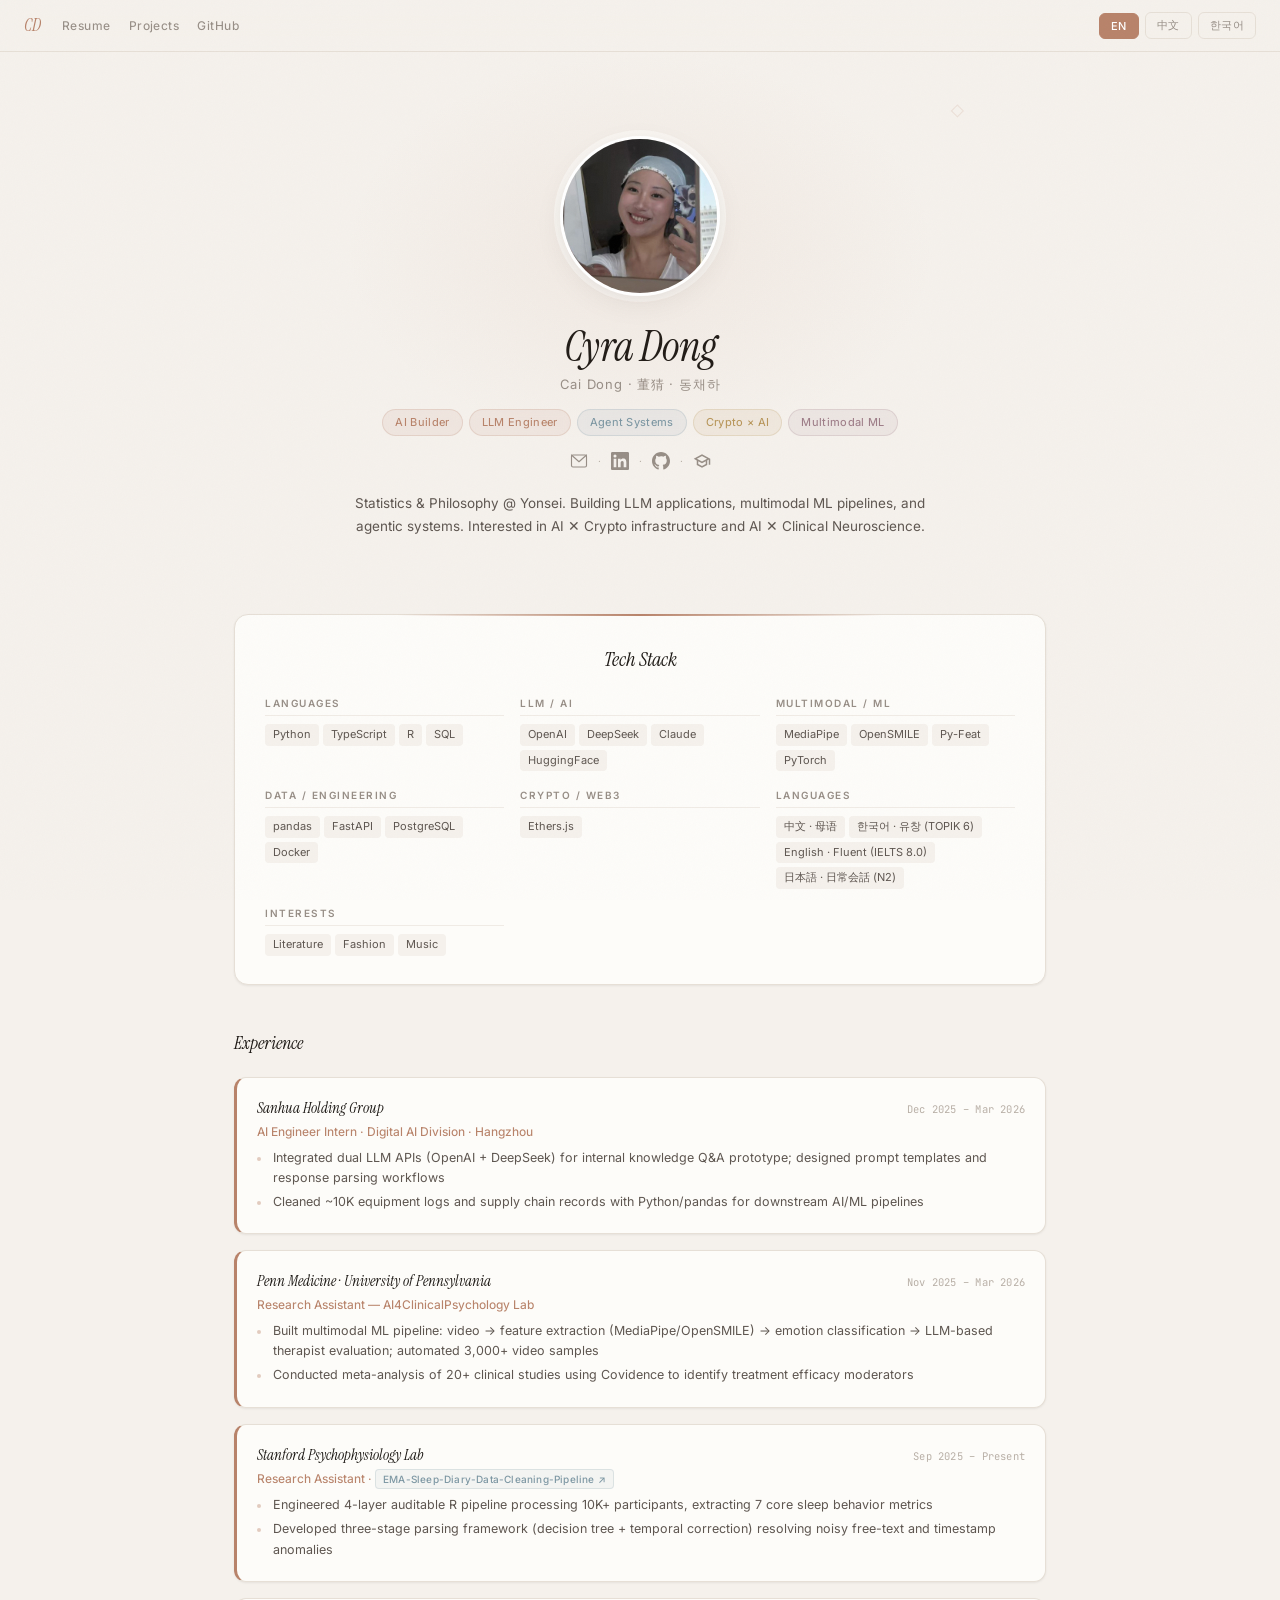
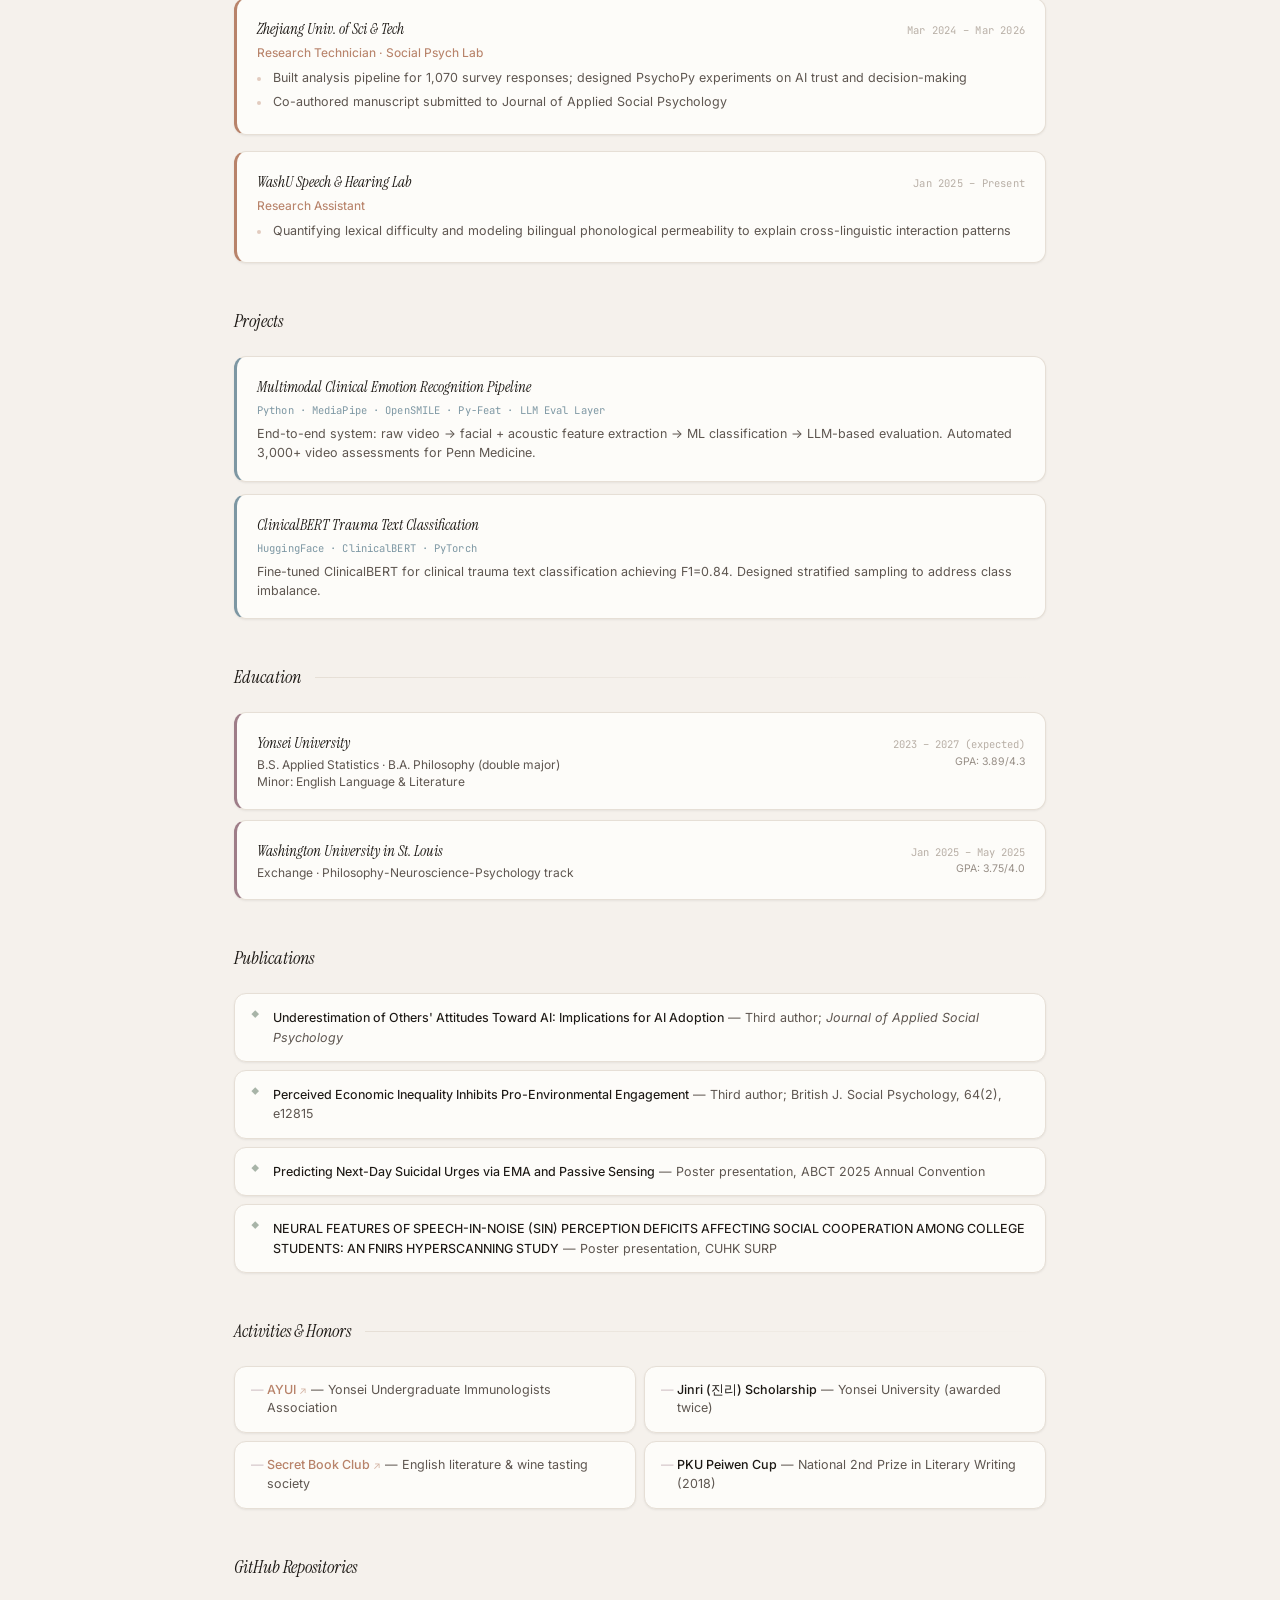
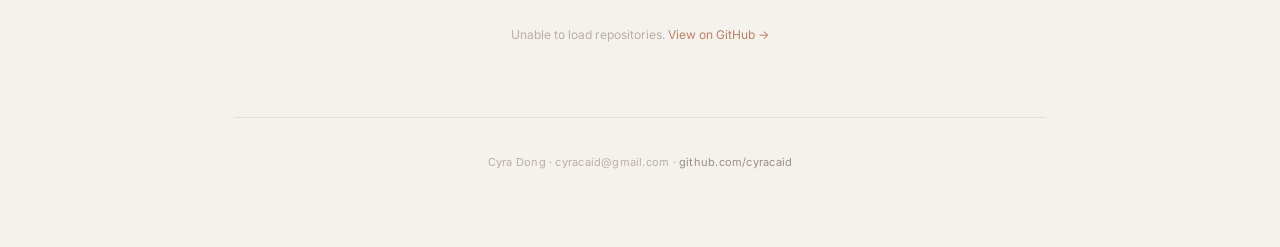
<file: index.html>
<!DOCTYPE html>
<html lang="en">
<head>
<meta charset="UTF-8">
<meta name="viewport" content="width=device-width, initial-scale=1.0">
<title>Cyra Dong · Cai Dong · 동채하</title>
<link rel="preconnect" href="https://fonts.googleapis.com">
<link rel="preconnect" href="https://fonts.gstatic.com" crossorigin>
<link href="https://fonts.googleapis.com/css2?family=Instrument+Serif:ital@0;1&family=Inter:wght@350;400;450;500;600&family=JetBrains+Mono:wght@400;500&display=swap" rel="stylesheet">
<style>
  *, *::before, *::after { box-sizing: border-box; margin: 0; padding: 0; }

  :root {
    --bg: #f5f1ec;
    --surface: #fdfcf9;
    --surface-float: #ffffff;
    --border: #e6dfd6;
    --border-light: #f0ebe5;
    --text: #1c1814;
    --text-secondary: #5e5650;
    --text-muted: #978e86;
    --text-dim: #b8afa6;
    --accent: #b8836a;
    --accent-hover: #ca9479;
    --accent-deep: #a06d55;
    --accent-cool: #7d97a3;
    --accent-mauve: #9e7d88;
    --accent-green: #708573;
    --accent-gold: #b8965a;
    --glow: rgba(184, 131, 106, 0.08);
    --glow-strong: rgba(184, 131, 106, 0.18);
    --shadow-sm: 0 1px 3px rgba(28,24,20,0.04), 0 1px 2px rgba(28,24,20,0.03);
    --shadow-md: 0 4px 12px rgba(28,24,20,0.05), 0 2px 4px rgba(28,24,20,0.03);
    --shadow-lg: 0 8px 30px rgba(28,24,20,0.06), 0 3px 8px rgba(28,24,20,0.03);
    --font-body: 'Inter', -apple-system, BlinkMacSystemFont, 'SF Pro Text', 'Helvetica Neue', sans-serif;
    --font-display: 'Instrument Serif', Georgia, 'Times New Roman', serif;
    --font-mono: 'JetBrains Mono', 'SF Mono', 'Fira Code', monospace;
  }

  html { scroll-behavior: smooth; }
  body {
    font-family: var(--font-body);
    background: var(--bg);
    color: var(--text);
    -webkit-font-smoothing: antialiased;
    -moz-osx-font-smoothing: grayscale;
    line-height: 1.6;
  }
  a { color: var(--accent); text-decoration: none; transition: color 0.2s; }
  a:hover { color: var(--accent-hover); text-decoration: underline; }
  ::selection { background: var(--accent); color: white; }

  /* noise texture overlay from reference aesthetic */
  body::before {
    content: '';
    position: fixed;
    inset: 0;
    pointer-events: none;
    z-index: 9999;
    opacity: 0.025;
    background-image: url("data:image/svg+xml,%3Csvg viewBox='0 0 256 256' xmlns='http://www.w3.org/2000/svg'%3E%3Cfilter id='noise'%3E%3CfeTurbulence type='fractalNoise' baseFrequency='0.9' numOctaves='4' stitchTiles='stitch'/%3E%3C/filter%3E%3Crect width='100%25' height='100%25' filter='url(%23noise)' opacity='1'/%3E%3C/svg%3E");
    background-repeat: repeat;
    background-size: 256px 256px;
  }

  .top-nav {
    position: fixed; top: 0; left: 0; right: 0; z-index: 100;
    background: rgba(245, 241, 236, 0.82);
    backdrop-filter: blur(16px) saturate(1.3);
    -webkit-backdrop-filter: blur(16px) saturate(1.3);
    border-bottom: 0.5px solid var(--border);
    padding: 0 24px;
    display: flex;
    align-items: center;
    justify-content: space-between;
    height: 52px;
  }
  .nav-left { display: flex; align-items: center; gap: 20px; }
  .nav-logo {
    font-family: var(--font-display);
    font-size: 17px;
    font-style: italic;
    color: var(--accent);
    letter-spacing: 0.02em;
  }
  .nav-links { display: flex; gap: 18px; }
  .nav-links a {
    font-size: 12px;
    font-weight: 450;
    color: var(--text-muted);
    letter-spacing: 0.04em;
    transition: color 0.2s;
    position: relative;
  }
  .nav-links a::after {
    content: '';
    position: absolute;
    bottom: -4px; left: 0;
    width: 0; height: 1.5px;
    background: var(--accent);
    transition: width 0.25s ease;
  }
  .nav-links a:hover { color: var(--text); text-decoration: none; }
  .nav-links a:hover::after { width: 100%; }
  .nav-right { display: flex; align-items: center; gap: 6px; }
  .lang-btn {
    font-size: 11px;
    font-weight: 500;
    padding: 5px 11px;
    border-radius: 6px;
    border: 0.5px solid var(--border);
    background: transparent;
    color: var(--text-muted);
    cursor: pointer;
    transition: all 0.2s;
    font-family: var(--font-body);
    letter-spacing: 0.04em;
  }
  .lang-btn.active {
    background: var(--accent);
    color: white;
    border-color: var(--accent);
    font-weight: 500;
  }
  .lang-btn:not(.active):hover {
    border-color: var(--accent);
    color: var(--text);
    background: var(--glow);
  }

  .page-wrap {
    max-width: 860px;
    margin: 0 auto;
    padding: 80px 24px 60px;
  }

  /* Hero */
  .hero {
    text-align: center;
    padding: 56px 0 40px;
    position: relative;
  }
  .hero::before {
    content: '';
    position: absolute;
    top: -30px; left: 50%;
    transform: translateX(-50%);
    width: 600px; height: 400px;
    background: radial-gradient(ellipse, var(--glow) 0%, transparent 70%);
    pointer-events: none;
  }
  .hero::after {
    content: '◇';
    position: absolute;
    top: 20px; right: 10%;
    font-size: 14px;
    color: var(--accent);
    opacity: 0.15;
    pointer-events: none;
  }
  .hero-avatar {
    width: 160px; height: 160px;
    border-radius: 50%;
    object-fit: cover;
    object-position: center 30%;
    margin-bottom: 20px;
    border: 3px solid var(--surface-float);
    box-shadow: var(--shadow-lg), 0 0 0 6px rgba(253,252,249,0.6);
    transition: transform 0.3s ease, box-shadow 0.3s ease;
    position: relative;
  }
  .hero-avatar:hover {
    transform: scale(1.03);
    box-shadow: var(--shadow-lg), 0 0 0 6px rgba(253,252,249,0.6), 0 0 40px var(--glow-strong);
  }
  .hero-name {
    font-family: var(--font-display);
    font-size: 42px;
    font-weight: 400;
    font-style: italic;
    color: var(--text);
    margin-bottom: 4px;
    line-height: 1.1;
    letter-spacing: -0.01em;
  }
  .hero-alt {
    font-size: 13px;
    color: var(--text-muted);
    font-weight: 400;
    letter-spacing: 0.06em;
    margin-bottom: 14px;
  }
  .hero-tags {
    display: flex;
    flex-wrap: wrap;
    justify-content: center;
    gap: 6px;
    margin-bottom: 16px;
  }
  .tag {
    font-size: 11px;
    font-weight: 450;
    padding: 4px 12px;
    border-radius: 100px;
    letter-spacing: 0.03em;
    border: 0.5px solid transparent;
    backdrop-filter: blur(4px);
  }
  .tag-accent { background: rgba(184, 131, 106, 0.1); color: var(--accent); border-color: rgba(184, 131, 106, 0.2); }
  .tag-cool  { background: rgba(125, 151, 163, 0.1); color: var(--accent-cool); border-color: rgba(125, 151, 163, 0.2); }
  .tag-mauve { background: rgba(158, 125, 136, 0.1); color: var(--accent-mauve); border-color: rgba(158, 125, 136, 0.2); }
  .tag-green { background: rgba(112, 133, 115, 0.1); color: var(--accent-green); border-color: rgba(112, 133, 115, 0.2); }
  .tag-gold  { background: rgba(184, 150, 90, 0.1); color: var(--accent-gold); border-color: rgba(184, 150, 90, 0.2); }
  .hero-links {
    display: flex;
    justify-content: center;
    align-items: center;
    gap: 10px;
    font-size: 12px;
    color: var(--text-muted);
    flex-wrap: wrap;
  }
  .hero-links a { color: var(--text-muted); display: inline-flex; align-items: center; }
  .hero-links a:hover { color: var(--accent); }
  .hero-links a svg { transition: transform 0.2s; }
  .hero-links a:hover svg { transform: scale(1.2); }
  .hero-links .sep { color: var(--text-dim); font-size: 10px; }
  .hero-summary {
    max-width: 620px;
    margin: 22px auto 0;
    font-size: 13.5px;
    line-height: 1.7;
    color: var(--text-secondary);
  }

  /* Tech Stack */
  .tech-stack {
    margin: 36px 0;
    padding: 28px 30px;
    background: var(--surface);
    border: 0.5px solid var(--border);
    border-radius: 14px;
    position: relative;
    box-shadow: var(--shadow-sm);
  }
  .tech-stack::before {
    content: '';
    position: absolute;
    top: -1px; left: 20%; right: 20%;
    height: 2px;
    background: linear-gradient(90deg, transparent, var(--accent), transparent);
    border-radius: 2px;
  }
  .tech-header {
    font-family: var(--font-display);
    font-size: 20px;
    font-style: italic;
    color: var(--text);
    margin-bottom: 20px;
    text-align: center;
  }
  .tech-grid {
    display: grid;
    grid-template-columns: repeat(auto-fit, minmax(180px, 1fr));
    gap: 16px;
  }
  .tech-cat-title {
    font-size: 10px;
    font-weight: 600;
    letter-spacing: 0.15em;
    text-transform: uppercase;
    color: var(--text-muted);
    margin-bottom: 8px;
    padding-bottom: 4px;
    border-bottom: 0.5px solid var(--border-light);
  }
  .tech-items {
    display: flex;
    flex-wrap: wrap;
    gap: 4px;
  }
  .tech-item {
    font-size: 11px;
    color: var(--text-secondary);
    padding: 2px 8px;
    background: var(--bg);
    border-radius: 4px;
    line-height: 1.6;
  }

  /* Section */
  .section { margin: 44px 0; }
  .section-header {
    display: flex;
    align-items: center;
    gap: 14px;
    margin-bottom: 20px;
  }
  .section-title {
    font-family: var(--font-display);
    font-size: 18px;
    font-style: italic;
    color: var(--text);
    white-space: nowrap;
  }
  .section-rule {
    flex: 1;
    height: 0.5px;
    background: linear-gradient(90deg, var(--border) 0%, transparent 100%);
  }

  /* Entries */
  .entry {
    margin-bottom: 16px;
    padding: 18px 20px;
    background: var(--surface);
    border: 0.5px solid var(--border);
    border-radius: 12px;
    border-left: 3px solid var(--accent);
    box-shadow: var(--shadow-sm);
    transition: box-shadow 0.2s, border-color 0.2s;
  }
  .entry:hover { box-shadow: var(--shadow-md); border-color: var(--accent); }
  .entry-header {
    display: flex;
    justify-content: space-between;
    align-items: baseline;
    flex-wrap: wrap;
    gap: 4px;
  }
  .entry-org {
    font-family: var(--font-display);
    font-size: 15px;
    font-style: italic;
    color: var(--text);
  }
  .entry-date {
    font-size: 10.5px;
    color: var(--text-dim);
    font-family: var(--font-mono);
    white-space: nowrap;
    letter-spacing: 0.02em;
  }
  .entry-role {
    font-size: 12px;
    color: var(--accent);
    font-weight: 450;
    margin: 2px 0 6px;
  }
  .repo-badge {
    display: inline-block;
    font-size: 10px;
    font-weight: 500;
    color: var(--accent-cool);
    background: rgba(125, 151, 163, 0.08);
    border: 0.5px solid rgba(125, 151, 163, 0.2);
    border-radius: 4px;
    padding: 1px 7px;
    letter-spacing: 0.02em;
    text-decoration: none;
    transition: all 0.2s;
    vertical-align: middle;
  }
  .repo-badge:hover { background: rgba(125, 151, 163, 0.15); color: var(--accent-cool); text-decoration: none; }
  .entry-bullets { padding-left: 16px; }
  .entry-bullets li {
    font-size: 12.5px;
    color: var(--text-secondary);
    line-height: 1.65;
    margin-bottom: 3px;
    list-style: none;
    position: relative;
  }
  .entry-bullets li::before {
    content: '';
    position: absolute;
    left: -16px;
    top: 9px;
    width: 4px; height: 4px;
    border-radius: 50%;
    background: var(--accent);
    opacity: 0.4;
  }

  /* Projects */
  .project-card {
    background: var(--surface);
    border: 0.5px solid var(--border);
    border-radius: 12px;
    padding: 18px 20px;
    margin-bottom: 12px;
    border-left: 3px solid var(--accent-cool);
    box-shadow: var(--shadow-sm);
    transition: box-shadow 0.2s;
  }
  .project-card:hover { box-shadow: var(--shadow-md); }
  .project-name {
    font-family: var(--font-display);
    font-size: 15px;
    font-style: italic;
    color: var(--text);
  }
  .project-stack {
    font-size: 10.5px;
    color: var(--accent-cool);
    font-family: var(--font-mono);
    margin: 3px 0 5px;
    letter-spacing: 0.01em;
  }
  .project-desc {
    font-size: 12.5px;
    color: var(--text-secondary);
    line-height: 1.55;
  }

  /* Education */
  .edu-card {
    background: var(--surface);
    border: 0.5px solid var(--border);
    border-radius: 12px;
    padding: 18px 20px;
    margin-bottom: 10px;
    border-left: 3px solid var(--accent-mauve);
    box-shadow: var(--shadow-sm);
    transition: box-shadow 0.2s;
  }
  .edu-card:hover { box-shadow: var(--shadow-md); }
  .edu-row {
    display: flex;
    justify-content: space-between;
    align-items: baseline;
    flex-wrap: wrap;
    gap: 4px;
  }
  .edu-school {
    font-family: var(--font-display);
    font-size: 15px;
    font-style: italic;
    color: var(--text);
  }
  .edu-degree {
    font-size: 12px;
    color: var(--text-secondary);
    margin-top: 2px;
    line-height: 1.4;
  }
  .edu-date {
    font-size: 10.5px;
    color: var(--text-dim);
    font-family: var(--font-mono);
    white-space: nowrap;
  }
  .edu-gpa {
    font-size: 10.5px;
    color: var(--text-muted);
    margin-top: 1px;
  }

  /* Publications */
  .pub-item {
    font-size: 12.5px;
    color: var(--text-secondary);
    line-height: 1.55;
    margin-bottom: 8px;
    padding: 14px 18px;
    padding-left: 38px;
    background: var(--surface);
    border: 0.5px solid var(--border);
    border-radius: 12px;
    position: relative;
    box-shadow: var(--shadow-sm);
    transition: box-shadow 0.2s;
  }
  .pub-item:hover { box-shadow: var(--shadow-md); }
  .pub-item::before {
    content: '◆';
    position: absolute;
    left: 16px;
    top: 14px;
    color: var(--accent-green);
    font-size: 8px;
    opacity: 0.6;
  }
  .pub-title { color: var(--text); font-weight: 450; }
.pub-link { text-decoration: none; color: inherit; }
.pub-link:hover .pub-title { color: var(--accent); text-decoration: underline; }

  /* Honors */
  .honors-grid {
    display: grid;
    grid-template-columns: 1fr 1fr;
    gap: 8px;
  }
  .honor-item {
    font-size: 12.5px;
    color: var(--text-secondary);
    line-height: 1.5;
    padding: 14px 16px;
    padding-left: 32px;
    background: var(--surface);
    border: 0.5px solid var(--border);
    border-radius: 12px;
    position: relative;
    box-shadow: var(--shadow-sm);
    transition: box-shadow 0.2s;
  }
  .honor-item:hover { box-shadow: var(--shadow-md); }
  .honor-item::before {
    content: '—';
    position: absolute;
    left: 16px;
    top: 14px;
    color: var(--accent-mauve);
    opacity: 0.5;
  }
  .honor-item strong { color: var(--text); font-weight: 500; }
  .honor-item a strong { color: var(--accent); }
  .honor-item a:hover strong { color: var(--accent-hover); }
  .honor-item a::after {
    content: ' ↗';
    font-size: 10px;
    opacity: 0.6;
  }

  /* GitHub Repos */
  .repo-grid {
    display: grid;
    grid-template-columns: 1fr 1fr;
    gap: 12px;
  }
  .repo-card {
    background: var(--surface);
    border: 0.5px solid var(--border);
    border-radius: 12px;
    padding: 18px;
    box-shadow: var(--shadow-sm);
    transition: all 0.25s ease;
    position: relative;
    overflow: hidden;
  }
  .repo-card::before {
    content: '';
    position: absolute;
    top: 0; left: 0;
    width: 100%; height: 2px;
    background: linear-gradient(90deg, var(--accent), var(--accent-cool));
    opacity: 0;
    transition: opacity 0.25s;
  }
  .repo-card:hover {
    box-shadow: var(--shadow-md);
    transform: translateY(-2px);
  }
  .repo-card:hover::before { opacity: 1; }
  .repo-name { font-size: 13px; font-weight: 500; margin-bottom: 5px; }
  .repo-name a {
    color: var(--accent);
    font-family: var(--font-display);
    font-style: italic;
  }
  .repo-name a:hover { color: var(--accent-hover); }
  .repo-desc {
    font-size: 11.5px;
    color: var(--text-secondary);
    line-height: 1.45;
    margin-bottom: 8px;
    display: -webkit-box;
    -webkit-line-clamp: 2;
    -webkit-box-orient: vertical;
    overflow: hidden;
  }
  .repo-meta {
    display: flex;
    gap: 12px;
    font-size: 10px;
    color: var(--text-dim);
    font-family: var(--font-mono);
  }
  .repo-meta .lang-dot {
    display: inline-block;
    width: 7px; height: 7px;
    border-radius: 50%;
    margin-right: 3px;
  }
  .repo-loading {
    grid-column: 1 / -1;
    text-align: center;
    padding: 32px;
    color: var(--text-dim);
    font-size: 12px;
  }
  .repo-loading::after {
    content: '';
    display: inline-block;
    width: 14px; height: 14px;
    margin-left: 8px;
    border: 1.5px solid var(--border);
    border-top-color: var(--accent);
    border-radius: 50%;
    animation: spin 0.8s linear infinite;
    vertical-align: middle;
  }
  @keyframes spin { to { transform: rotate(360deg); } }
  .repo-error {
    grid-column: 1 / -1;
    text-align: center;
    padding: 24px;
    color: var(--text-dim);
    font-size: 12px;
  }

  .lang-content { display: none; }
  .lang-content.active { display: block; }

  .footer {
    text-align: center;
    padding: 36px 0 16px;
    border-top: 0.5px solid var(--border);
    margin-top: 48px;
  }
  .footer-text {
    font-size: 11px;
    color: var(--text-dim);
    letter-spacing: 0.02em;
  }
  .footer-text a { color: var(--text-muted); }
  .footer-text a:hover { color: var(--accent); }

  @media (max-width: 640px) {
    .page-wrap { padding: 72px 16px 40px; }
    .hero-name { font-size: 32px; }
    .hero { padding: 40px 0 32px; }
    .hero-avatar { width: 130px; height: 130px; }
    .hero::before { width: 300px; height: 250px; }
    .tech-stack { padding: 20px 18px; }
    .tech-grid { grid-template-columns: 1fr 1fr; }
    .repo-grid { grid-template-columns: 1fr; }
    .honors-grid { grid-template-columns: 1fr; }
    .entry-header { flex-direction: column; align-items: flex-start; }
    .top-nav { padding: 0 16px; height: 48px; }
    .nav-links { gap: 12px; }
    .nav-links a { font-size: 11px; }
    .section { margin: 32px 0; }
    .entry, .project-card, .edu-card, .pub-item { padding: 14px 16px; }
  }
</style>
</head>
<body>

<nav class="top-nav">
  <div class="nav-left">
    <span class="nav-logo">CD</span>
    <div class="nav-links">
      <a href="#resume">Resume</a>
      <a href="javascript:void(0)" onclick="scrollToSection('projects')">Projects</a>
      <a href="#repos">GitHub</a>
    </div>
  </div>
  <div class="nav-right">
    <button class="lang-btn active" onclick="switchLang('en')" id="lang-en">EN</button>
    <button class="lang-btn" onclick="switchLang('cn')" id="lang-cn">中文</button>
    <button class="lang-btn" onclick="switchLang('ko')" id="lang-ko">한국어</button>
  </div>
</nav>

<div class="page-wrap">

  <div class="hero">
    <img class="hero-avatar" src="assets/smilepic_cropped.jpg" alt="Cyra Dong" loading="lazy">
    <div class="hero-name">Cyra Dong</div>
    <div class="hero-alt">Cai Dong · 董猜 · 동채하</div>
    <div class="hero-tags">
      <span class="tag tag-accent">AI Builder</span>
      <span class="tag tag-accent">LLM Engineer</span>
      <span class="tag tag-cool">Agent Systems</span>
      <span class="tag tag-gold">Crypto × AI</span>
      <span class="tag tag-mauve">Multimodal ML</span>
    </div>
    <div class="hero-links">
      <a href="mailto:cyracaid@gmail.com" aria-label="Email"><svg viewBox="0 0 24 24" width="18" height="18" fill="none" stroke="currentColor" stroke-width="1.5" stroke-linecap="round" stroke-linejoin="round"><rect x="2" y="4" width="20" height="16" rx="2"/><path d="M22 4L12 13 2 4"/></svg></a>
      <span class="sep">·</span>
      <a href="https://linkedin.com/in/cyrad" aria-label="LinkedIn"><svg viewBox="0 0 24 24" width="18" height="18" fill="currentColor"><path d="M20.447 20.452h-3.554v-5.569c0-1.328-.027-3.037-1.852-3.037-1.853 0-2.136 1.445-2.136 2.939v5.667H9.351V9h3.414v1.561h.046c.477-.9 1.637-1.85 3.37-1.85 3.601 0 4.267 2.37 4.267 5.455v6.286zM5.337 7.433a2.062 2.062 0 01-2.063-2.065 2.064 2.064 0 112.063 2.065zm1.782 13.019H3.555V9h3.564v11.452zM22.225 0H1.771C.792 0 0 .774 0 1.729v20.542C0 23.227.792 24 1.771 24h20.451C23.2 24 24 23.227 24 22.271V1.729C24 .774 23.2 0 22.222 0h.003z"/></svg></a>
      <span class="sep">·</span>
      <a href="https://github.com/cyracaid" aria-label="GitHub"><svg viewBox="0 0 24 24" width="18" height="18" fill="currentColor"><path d="M12 0C5.374 0 0 5.373 0 12c0 5.302 3.438 9.8 8.207 11.387.599.111.793-.261.793-.577v-2.234c-3.338.726-4.033-1.416-4.033-1.416-.546-1.387-1.333-1.756-1.333-1.756-1.089-.745.083-.729.083-.729 1.205.084 1.839 1.237 1.839 1.237 1.07 1.834 2.807 1.304 3.492.997.107-.775.418-1.305.762-1.604-2.665-.305-5.467-1.334-5.467-5.931 0-1.311.469-2.381 1.236-3.221-.124-.303-.535-1.524.117-3.176 0 0 1.008-.322 3.301 1.23A11.509 11.509 0 0112 5.803c1.02.005 2.047.138 3.006.404 2.291-1.552 3.297-1.23 3.297-1.23.653 1.653.242 2.874.118 3.176.77.84 1.235 1.911 1.235 3.221 0 4.609-2.807 5.624-5.479 5.921.43.372.823 1.102.823 2.222v3.293c0 .319.192.694.801.576C20.566 21.797 24 17.3 24 12c0-6.627-5.373-12-12-12z"/></svg></a>
      <span class="sep">·</span>
      <a href="https://scholar.google.com/citations?user=k2axAvQAAAAJ&amp;hl=en" aria-label="Google Scholar"><svg viewBox="0 0 24 24" width="18" height="18" fill="currentColor"><path d="M12 3L1 9l4 2.18v6L12 21l7-3.82v-6l2-1.09V17h2V9L12 3zm6.82 6L12 12.72 5.18 9 12 5.28 18.82 9zM17 15.99l-5 2.73-5-2.73v-3.72L12 15l5-2.73v3.72z"/></svg></a>
    </div>
    <div class="hero-summary lang-content active" data-lang="en">
      Statistics &amp; Philosophy @ Yonsei. Building LLM applications, multimodal ML pipelines, and agentic systems. Interested in AI &#x2715; Crypto infrastructure and AI &#x2715; Clinical Neuroscience.
    </div>
    <div class="hero-summary lang-content" data-lang="cn">
      延世大学统计与哲学双学位。专注于 LLM 应用、多模态机器学习与自动化系统构建。关注 AI &#x2715; 加密基础设施及 AI &#x2715; 临床神经科学。
    </div>
    <div class="hero-summary lang-content" data-lang="ko">
      연세대학교 통계학&#xb7;철학 복수전공. LLM 애플리케이션, 멀티모달 ML 파이프라인, 에이전트 시스템을 구축하고 있습니다. AI &#x2715; 암호화폐 인프라 및 AI &#x2715; 임상 신경과학에 관심이 있습니다.
    </div>
  </div>

  <div class="tech-stack">
    <div class="tech-header">Tech Stack</div>
    <div class="tech-grid">
      <div class="tech-cat"><div class="tech-cat-title">Languages</div><div class="tech-items"><span class="tech-item">Python</span><span class="tech-item">TypeScript</span><span class="tech-item">R</span><span class="tech-item">SQL</span></div></div>
      <div class="tech-cat"><div class="tech-cat-title">LLM / AI</div><div class="tech-items"><span class="tech-item">OpenAI</span><span class="tech-item">DeepSeek</span><span class="tech-item">Claude</span><span class="tech-item">HuggingFace</span></div></div>
      <div class="tech-cat"><div class="tech-cat-title">Multimodal / ML</div><div class="tech-items"><span class="tech-item">MediaPipe</span><span class="tech-item">OpenSMILE</span><span class="tech-item">Py-Feat</span><span class="tech-item">PyTorch</span></div></div>
      <div class="tech-cat"><div class="tech-cat-title">Data / Engineering</div><div class="tech-items"><span class="tech-item">pandas</span><span class="tech-item">FastAPI</span><span class="tech-item">PostgreSQL</span><span class="tech-item">Docker</span></div></div>
      <div class="tech-cat"><div class="tech-cat-title">Crypto / Web3</div><div class="tech-items"><span class="tech-item">Ethers.js</span></div></div>
      <div class="tech-cat"><div class="tech-cat-title">Languages</div><div class="tech-items"><span class="tech-item">&#x4e2d;&#x6587; &middot; &#x6bcd;&#x8bed;</span><span class="tech-item">&#xd55c;&#xad6d;&#xc5b4; &middot; &#xc720;&#xcc3d; (TOPIK 6)</span><span class="tech-item">English &middot; Fluent (IELTS 8.0)</span><span class="tech-item">&#x65e5;&#x672c;&#x8a9e; &middot; &#x65e5;&#x5e38;&#x4f1a;&#x8a71; (N2)</span></div></div>
      <div class="tech-cat"><div class="tech-cat-title">Interests</div><div class="tech-items"><span class="tech-item">Literature</span><span class="tech-item">Fashion</span><span class="tech-item">Music</span></div></div>
    </div>
  </div>

  <div id="resume">

    <!-- EN -->
    <div class="lang-content active" data-lang="en">
      <div class="section">
        <div class="section-header"><span class="section-title">Experience</span><div class="section-rule"></div></div>
        <div class="entry"><div class="entry-header"><span class="entry-org">Sanhua Holding Group</span><span class="entry-date">Dec 2025 &ndash; Mar 2026</span></div><div class="entry-role">AI Engineer Intern &middot; Digital AI Division &middot; Hangzhou</div><ul class="entry-bullets"><li>Integrated dual LLM APIs (OpenAI + DeepSeek) for internal knowledge Q&amp;A prototype; designed prompt templates and response parsing workflows</li><li>Cleaned ~10K equipment logs and supply chain records with Python/pandas for downstream AI/ML pipelines</li></ul></div>
        <div class="entry"><div class="entry-header"><span class="entry-org">Penn Medicine &middot; University of Pennsylvania</span><span class="entry-date">Nov 2025 &ndash; Mar 2026</span></div><div class="entry-role">Research Assistant &mdash; AI4ClinicalPsychology Lab</div><ul class="entry-bullets"><li>Built multimodal ML pipeline: video &rarr; feature extraction (MediaPipe/OpenSMILE) &rarr; emotion classification &rarr; LLM-based therapist evaluation; automated 3,000+ video samples</li><li>Conducted meta-analysis of 20+ clinical studies using Covidence to identify treatment efficacy moderators</li></ul></div>
        <div class="entry"><div class="entry-header"><span class="entry-org">Stanford Psychophysiology Lab</span><span class="entry-date">Sep 2025 &ndash; Present</span></div><div class="entry-role">Research Assistant · <a href="https://github.com/cyracaid/EMA-Sleep-Diary-Data-Cleaning-Pipeline" target="_blank" class="repo-badge">EMA-Sleep-Diary-Data-Cleaning-Pipeline ↗</a></div><ul class="entry-bullets"><li>Engineered 4-layer auditable R pipeline processing 10K+ participants, extracting 7 core sleep behavior metrics</li><li>Developed three-stage parsing framework (decision tree + temporal correction) resolving noisy free-text and timestamp anomalies</li></ul></div>
        <div class="entry"><div class="entry-header"><span class="entry-org">Zhejiang Univ. of Sci &amp; Tech</span><span class="entry-date">Mar 2024 &ndash; Mar 2026</span></div><div class="entry-role">Research Technician &middot; Social Psych Lab</div><ul class="entry-bullets"><li>Built analysis pipeline for 1,070 survey responses; designed PsychoPy experiments on AI trust and decision-making</li><li>Co-authored manuscript submitted to Journal of Applied Social Psychology</li></ul></div>
        <div class="entry"><div class="entry-header"><span class="entry-org">WashU Speech &amp; Hearing Lab</span><span class="entry-date">Jan 2025 &ndash; Present</span></div><div class="entry-role">Research Assistant</div><ul class="entry-bullets"><li>Quantifying lexical difficulty and modeling bilingual phonological permeability to explain cross-linguistic interaction patterns</li></ul></div>
      </div>

      <div class="section" data-section="projects">
        <div class="section-header"><span class="section-title">Projects</span><div class="section-rule"></div></div>
        <div class="project-card"><div class="project-name">Multimodal Clinical Emotion Recognition Pipeline</div><div class="project-stack">Python &middot; MediaPipe &middot; OpenSMILE &middot; Py-Feat &middot; LLM Eval Layer</div><div class="project-desc">End-to-end system: raw video &rarr; facial + acoustic feature extraction &rarr; ML classification &rarr; LLM-based evaluation. Automated 3,000+ video assessments for Penn Medicine.</div></div>
        <div class="project-card"><div class="project-name">ClinicalBERT Trauma Text Classification</div><div class="project-stack">HuggingFace &middot; ClinicalBERT &middot; PyTorch</div><div class="project-desc">Fine-tuned ClinicalBERT for clinical trauma text classification achieving F1=0.84. Designed stratified sampling to address class imbalance.</div></div>
      </div>

      <div class="section">
        <div class="section-header"><span class="section-title">Education</span><div class="section-rule"></div></div>
        <div class="edu-card"><div class="edu-row"><div><div class="edu-school">Yonsei University</div><div class="edu-degree">B.S. Applied Statistics &middot; B.A. Philosophy (double major)<br>Minor: English Language &amp; Literature</div></div><div style="text-align:right;"><div class="edu-date">2023 &ndash; 2027 (expected)</div><div class="edu-gpa">GPA: 3.89/4.3</div></div></div></div>
        <div class="edu-card"><div class="edu-row"><div><div class="edu-school">Washington University in St. Louis</div><div class="edu-degree">Exchange &middot; Philosophy-Neuroscience-Psychology track</div></div><div style="text-align:right;"><div class="edu-date">Jan 2025 &ndash; May 2025</div><div class="edu-gpa">GPA: 3.75/4.0</div></div></div></div>
      </div>

      <div class="section" id="publications">
        <div class="section-header"><span class="section-title">Publications</span><div class="section-rule"></div></div>
        <div class="pub-item"><a href="assets/jasp70063.pdf" target="_blank" class="pub-link"><span class="pub-title">Underestimation of Others' Attitudes Toward AI: Implications for AI Adoption</span></a> &mdash; Third author; <em>Journal of Applied Social Psychology</em></div>
        <div class="pub-item"><a href="assets/bjso12815.pdf" target="_blank" class="pub-link"><span class="pub-title">Perceived Economic Inequality Inhibits Pro-Environmental Engagement</span></a> &mdash; Third author; British J. Social Psychology, 64(2), e12815</div>
        <div class="pub-item"><a href="assets/ABCT2025_CaiDongSubmission3.pdf" target="_blank" class="pub-link"><span class="pub-title">Predicting Next-Day Suicidal Urges via EMA and Passive Sensing</span></a> &mdash; Poster presentation, ABCT 2025 Annual Convention</div>
        <div class="pub-item"><a href="assets/poster_sin.pdf" target="_blank" class="pub-link"><span class="pub-title">NEURAL FEATURES OF SPEECH-IN-NOISE (SIN) PERCEPTION DEFICITS AFFECTING SOCIAL COOPERATION AMONG COLLEGE STUDENTS: AN FNIRS HYPERSCANNING STUDY</span></a> &mdash; Poster presentation, CUHK SURP</div>
      </div>

      <div class="section">
        <div class="section-header"><span class="section-title">Activities &amp; Honors</span><div class="section-rule"></div></div>
        <div class="honors-grid">
          <div class="honor-item"><a href="https://www.instagram.com/yonsei.ayui/" target="_blank"><strong>AYUI</strong></a> &mdash; Yonsei Undergraduate Immunologists Association</div>
          <div class="honor-item"><strong>Jinri (진리) Scholarship</strong> &mdash; Yonsei University (awarded twice)</div>
          <div class="honor-item"><a href="https://www.instagram.com/the_secretbooksociety/" target="_blank"><strong>Secret Book Club</strong></a> &mdash; English literature &amp; wine tasting society</div>
          <div class="honor-item"><strong>PKU Peiwen Cup</strong> &mdash; National 2nd Prize in Literary Writing (2018)</div>
        </div>
      </div>
    </div>

    <!-- CN -->
    <div class="lang-content" data-lang="cn">
      <div class="section">
        <div class="section-header"><span class="section-title">研究与实践经历</span><div class="section-rule"></div></div>
        <div class="entry"><div class="entry-header"><span class="entry-org">三花控股集团</span><span class="entry-date">2025.12 &ndash; 2026.03</span></div><div class="entry-role">AI 工程实习生 &middot; 数字化AI事业部 &middot; 杭州</div><ul class="entry-bullets"><li>集成 OpenAI + DeepSeek 双 LLM API，设计提示模板与响应解析流程，构建内部知识问答原型系统</li><li>使用 Python/pandas 清洗约 10,000 条设备日志及供应链数据，为下游 AI/ML 管道提供高质量数据集</li></ul></div>
        <div class="entry"><div class="entry-header"><span class="entry-org">宾夕法尼亚大学医学院</span><span class="entry-date">2025.11 &ndash; 2026.03</span></div><div class="entry-role">研究助理 &mdash; AI4ClinicalPsychology Lab</div><ul class="entry-bullets"><li>构建多模态机器学习管道：视频 &rarr; 特征提取（MediaPipe/OpenSMILE）&rarr; 情绪分类 &rarr; 基于 LLM 的治疗质量评估；自动化处理 3,000+ 临床视频样本</li><li>使用 Covidence 对 20+ 临床研究进行元分析，识别治疗效果的关键调节变量</li></ul></div>
        <div class="entry"><div class="entry-header"><span class="entry-org">斯坦福大学心理生理学实验室</span><span class="entry-date">2025.09 &ndash; 至今</span></div><div class="entry-role">研究助理 · <a href="https://github.com/cyracaid/EMA-Sleep-Diary-Data-Cleaning-Pipeline" target="_blank" class="repo-badge">EMA-Sleep-Diary-Data-Cleaning-Pipeline ↗</a></div><ul class="entry-bullets"><li>构建四层可审计 R 语言数据管道，处理 10,000+ 参与者数据，提取 7 项核心睡眠行为指标</li><li>开发三阶段解析框架（决策树 + 时间校正算法），解决自由文本噪声和时间戳异常问题</li></ul></div>
        <div class="entry"><div class="entry-header"><span class="entry-org">浙江科技大学 &middot; 社会心理学实验室</span><span class="entry-date">2024.03 &ndash; 2026.03</span></div><div class="entry-role">研究技术员</div><ul class="entry-bullets"><li>构建 1,070 份问卷的全分析管道；独立设计 PsychoPy 行为实验，研究 AI 信任与决策机制</li><li>合著论文已提交至 Journal of Applied Social Psychology</li></ul></div>
      </div>

      <div class="section" data-section="projects">
        <div class="section-header"><span class="section-title">项目精选</span><div class="section-rule"></div></div>
        <div class="project-card"><div class="project-name">多模态临床情绪识别管道</div><div class="project-stack">Python &middot; MediaPipe &middot; OpenSMILE &middot; Py-Feat &middot; LLM 评估层</div><div class="project-desc">端到端系统：原始视频 &rarr; 面部表情 + 声学特征提取 &rarr; ML 分类 &rarr; LLM 评估。为宾夕法尼亚大学医学院构建自动化 3,000+ 视频评估管道。</div></div>
        <div class="project-card"><div class="project-name">ClinicalBERT 创伤文本分类</div><div class="project-stack">HuggingFace &middot; ClinicalBERT &middot; PyTorch</div><div class="project-desc">微调 ClinicalBERT 实现临床创伤文本分类，F1 达 0.84。设计分层采样解决类别不平衡问题。</div></div>
      </div>

      <div class="section">
        <div class="section-header"><span class="section-title">教育背景</span><div class="section-rule"></div></div>
        <div class="edu-card"><div class="edu-row"><div><div class="edu-school">延世大学</div><div class="edu-degree">应用统计学 理学士 &middot; 哲学 文学士（双学位）<br>辅修：英语语言文学</div></div><div style="text-align:right;"><div class="edu-date">2023 &ndash; 2027（预期）</div><div class="edu-gpa">GPA: 3.89/4.3</div></div></div></div>
        <div class="edu-card"><div class="edu-row"><div><div class="edu-school">圣路易斯华盛顿大学</div><div class="edu-degree">交换项目 &middot; 哲学-神经科学-心理学方向</div></div><div style="text-align:right;"><div class="edu-date">2025.01 &ndash; 2025.05</div><div class="edu-gpa">GPA: 3.75/4.0</div></div></div></div>
      </div>

      <div class="section" id="publications">
        <div class="section-header"><span class="section-title">论文发表</span><div class="section-rule"></div></div>
        <div class="pub-item"><a href="assets/jasp70063.pdf" target="_blank" class="pub-link"><span class="pub-title">对他人 AI 态度的低估：对 AI 采纳的影响</span></a> &mdash; 第三作者；<em>Journal of Applied Social Psychology</em></div>
        <div class="pub-item"><a href="assets/bjso12815.pdf" target="_blank" class="pub-link"><span class="pub-title">感知经济不平等抑制亲环境行为</span></a> &mdash; 第三作者；British J. Social Psychology, 64(2), e12815</div>
        <div class="pub-item"><a href="assets/ABCT2025_CaiDongSubmission3.pdf" target="_blank" class="pub-link"><span class="pub-title">基于 EMA 与被动感知的次日自杀冲动预测</span></a> &mdash; 海报展示，ABCT 2025 年会</div>
        <div class="pub-item"><a href="assets/poster_sin.pdf" target="_blank" class="pub-link"><span class="pub-title">噪声下言语感知缺陷影响大学生社会合作：一项 fNIRS 超扫描研究</span></a> &mdash; 海报展示，CUHK SURP</div>
      </div>

      <div class="section">
        <div class="section-header"><span class="section-title">活动与荣誉</span><div class="section-rule"></div></div>
        <div class="honors-grid">
          <div class="honor-item"><a href="https://www.instagram.com/yonsei.ayui/" target="_blank"><strong>AYUI</strong></a> &mdash; 延世大学本科生免疫学会</div>
          <div class="honor-item"><strong>真理（진리）奖学金</strong> &mdash; 延世大学（两次获得）</div>
          <div class="honor-item"><a href="https://www.instagram.com/the_secretbooksociety/" target="_blank"><strong>秘本读书会</strong></a> &mdash; 英国文学与红酒品鉴社团</div>
          <div class="honor-item"><strong>北京大学培文杯</strong> &mdash; 文学写作全国二等奖（2018）</div>
        </div>
      </div>
    </div>

    <!-- KO -->
    <div class="lang-content" data-lang="ko">
      <div class="section">
        <div class="section-header"><span class="section-title">경력</span><div class="section-rule"></div></div>
        <div class="entry"><div class="entry-header"><span class="entry-org">Sanhua Holding Group (삼화홀딩스)</span><span class="entry-date">2025.12 &ndash; 2026.03</span></div><div class="entry-role">AI 엔지니어 인턴 &middot; 디지털AI사업부 &middot; 항저우</div><ul class="entry-bullets"><li>OpenAI + DeepSeek 듀얼 LLM API 통합하여 내부 지식 QA 프로토타입 구축; 프롬프트 템플릿 및 응답 파싱 워크플로 설계</li><li>Python/pandas로 약 10,000건의 장비 로그 및 공급망 데이터 정제하여 AI/ML 파이프라인에 공급</li></ul></div>
        <div class="entry"><div class="entry-header"><span class="entry-org">펜 의과대학 &middot; University of Pennsylvania</span><span class="entry-date">2025.11 &ndash; 2026.03</span></div><div class="entry-role">연구보조원 &mdash; AI4ClinicalPsychology Lab</div><ul class="entry-bullets"><li>멀티모달 ML 파이프라인 구축: 비디오 &rarr; 특징 추출(MediaPipe/OpenSMILE) &rarr; 감정 분류 &rarr; LLM 기반 치료 평가; 3,000+ 비디오 샘플 자동화</li><li>Covidence를 활용한 20+ 임상 연구 메타분석을 통해 치료 효과 조절 변수 식별</li></ul></div>
        <div class="entry"><div class="entry-header"><span class="entry-org">스탠포드 정신생리학 연구소</span><span class="entry-date">2025.09 &ndash; 현재</span></div><div class="entry-role">연구보조원 · <a href="https://github.com/cyracaid/EMA-Sleep-Diary-Data-Cleaning-Pipeline" target="_blank" class="repo-badge">EMA-Sleep-Diary-Data-Cleaning-Pipeline ↗</a></div><ul class="entry-bullets"><li>4계층 감사 가능한 R 파이프라인 구축, 10,000+ 참가자 데이터 처리, 7개 핵심 수면 행동 지표 추출</li><li>3단계 파싱 프레임워크(의사결정나무 + 시간 보정) 개발로 자유 텍스트 노이즈 및 타임스탬프 이상 해결</li></ul></div>
        <div class="entry"><div class="entry-header"><span class="entry-org">절강과학기술대학교 &middot; 사회심리학연구소</span><span class="entry-date">2024.03 &ndash; 2026.03</span></div><div class="entry-role">연구 기술원</div><ul class="entry-bullets"><li>1,070건 설문 응답 분석 파이프라인 구축; AI 신뢰도 및 의사결정 연구를 위한 PsychoPy 실험 설계</li><li>공동 저술 논문 Journal of Applied Social Psychology에 제출</li></ul></div>
        <div class="entry"><div class="entry-header"><span class="entry-org">WashU 언어청각연구소</span><span class="entry-date">2025.01 &ndash; 현재</span></div><div class="entry-role">연구보조원</div><ul class="entry-bullets"><li>어휘 난이도 정량화 및 이중언어 음운 투과성 모델링을 통한 교차언어 상호작용 패턴 분석</li></ul></div>
      </div>

      <div class="section">
        <div class="section-header"><span class="section-title">프로젝트</span><div class="section-rule"></div></div>
        <div class="project-card"><div class="project-name">멀티모달 임상 감정 인식 파이프라인</div><div class="project-stack">Python &middot; MediaPipe &middot; OpenSMILE &middot; Py-Feat &middot; LLM 평가 레이어</div><div class="project-desc">엔드투엔드 시스템: 원본 비디오 &rarr; 얼굴 표정 및 음향 특징 추출 &rarr; ML 분류 &rarr; LLM 기반 평가. Penn Medicine에서 3,000+ 비디오 평가 자동화.</div></div>
        <div class="project-card"><div class="project-name">ClinicalBERT 외상 텍스트 분류</div><div class="project-stack">HuggingFace &middot; ClinicalBERT &middot; PyTorch</div><div class="project-desc">ClinicalBERT 미세조정으로 임상 외상 텍스트 분류, F1=0.84 달성. 클래스 불균형 해결을 위한 계층적 샘플링 설계.</div></div>
      </div>

      <div class="section">
        <div class="section-header"><span class="section-title">학력</span><div class="section-rule"></div></div>
        <div class="edu-card"><div class="edu-row"><div><div class="edu-school">연세대학교</div><div class="edu-degree">응용통계학 이학사 철학 문학사(복수전공)<br>부전공: 영어영문</div></div><div style="text-align:right;"><div class="edu-date">2023 &ndash; 2027 (예정)</div><div class="edu-gpa">GPA: 3.89/4.3</div></div></div></div>
        <div class="edu-card"><div class="edu-row"><div><div class="edu-school">Washington University in St. Louis</div><div class="edu-degree">교환학생 &middot; 철학-신경과학-심리학 트랙</div></div><div style="text-align:right;"><div class="edu-date">2025.01 &ndash; 2025.05</div><div class="edu-gpa">GPA: 3.75/4.0</div></div></div></div>
      </div>

      <div class="section" id="publications">
        <div class="section-header"><span class="section-title">논문</span><div class="section-rule"></div></div>
        <div class="pub-item"><a href="assets/jasp70063.pdf" target="_blank" class="pub-link"><span class="pub-title">타인의 AI 태도에 대한 과소평가: AI 도입에 대한 함의</span></a> &mdash; 제3저자; <em>Journal of Applied Social Psychology</em></div>
        <div class="pub-item"><a href="assets/bjso12815.pdf" target="_blank" class="pub-link"><span class="pub-title">인지된 경제적 불평등이 친환경 행동을 저해한다</span></a> &mdash; 제3저자; British J. Social Psychology, 64(2), e12815</div>
        <div class="pub-item"><a href="assets/ABCT2025_CaiDongSubmission3.pdf" target="_blank" class="pub-link"><span class="pub-title">EMA 및 패시브 센싱을 활용한 다음 날 자살 충동 예측</span></a> &mdash; 포스터 발표, ABCT 2025 학술대회</div>
        <div class="pub-item"><a href="assets/poster_sin.pdf" target="_blank" class="pub-link"><span class="pub-title">잡음하에서의 언어인식 결함이 대학생 사회협력에 미치는 영향: fNIRS 초스캐닝 연구</span></a> &mdash; 포스터 발표, CUHK SURP</div>
      </div>

      <div class="section">
        <div class="section-header"><span class="section-title">활동 및 수상</span><div class="section-rule"></div></div>
        <div class="honors-grid">
          <div class="honor-item"><a href="https://www.instagram.com/yonsei.ayui/" target="_blank"><strong>AYUI</strong></a> &mdash; 연세대학교 학부 면역학회</div>
          <div class="honor-item"><strong>진리 장학금</strong> &mdash; 연세대학교 (2회 수혜)</div>
          <div class="honor-item"><a href="https://www.instagram.com/the_secretbooksociety/" target="_blank"><strong>The Secret Book Society</strong></a> &mdash; 영문학 &amp; 와인 동아리</div>
          <div class="honor-item"><strong>북경대학교 배문컵</strong> &mdash; 문학창작 전국 2등상 (2018)</div>
        </div>
      </div>
    </div>

  </div>

  <div class="section" id="repos">
    <div class="section-header"><span class="section-title">GitHub Repositories</span><div class="section-rule"></div></div>
    <div class="repo-grid" id="repo-grid"><div class="repo-loading">Loading repositories</div></div>
  </div>

  <div class="footer">
    <div class="footer-text">Cyra Dong &middot; cyracaid@gmail.com &middot; <a href="https://github.com/cyracaid">github.com/cyracaid</a></div>
  </div>

</div>

<script>
function switchLang(lang) {
  document.querySelectorAll('.lang-content').forEach(el => {
    el.classList.toggle('active', el.dataset.lang === lang);
  });
  document.querySelectorAll('.lang-btn').forEach(btn => {
    btn.classList.toggle('active', btn.id === 'lang-' + lang);
  });
  document.documentElement.lang = lang === 'cn' ? 'zh-CN' : lang === 'ko' ? 'ko' : 'en';
}

function scrollToSection(name) {
  const active = document.querySelector('.lang-content.active');
  const section = active.querySelector(`[data-section="${name}"]`);
  if (section) section.scrollIntoView({ behavior: 'smooth' });
}

const LANG_COLORS = {
  Python: '#3572A5', TypeScript: '#3178C6', JavaScript: '#F7DF1E',
  HTML: '#E34F26', CSS: '#563D7C', R: '#198CE7', Shell: '#89E051',
  Jupyter: '#DA5B0F', Dockerfile: '#384D54', Swift: '#F05138',
  Kotlin: '#A97BFF', Go: '#00ADD8', Rust: '#DEA584', Ruby: '#701516',
  Java: '#B07219', C: '#555555', 'C++': '#F34B7D', 'C#': '#178600',
  PHP: '#4F5D95', Scala: '#C22D40', Lua: '#000080', Haskell: '#5E5086',
};

fetch('https://api.github.com/users/cyracaid/repos?sort=updated&per_page=20')
  .then(r => { if (!r.ok) throw new Error('GitHub API error'); return r.json(); })
  .then(repos => {
    const grid = document.getElementById('repo-grid');
    if (!repos || repos.length === 0) { grid.innerHTML = '<div class="repo-error">No public repositories yet.</div>'; return; }
    grid.innerHTML = repos.map(repo => {
      const color = LANG_COLORS[repo.language] || '#6e7681';
      const desc = repo.description || '';
      const stars = repo.stargazers_count > 0 ? `<span>&#9733; ${repo.stargazers_count}</span>` : '';
      const forks = repo.forks_count > 0 ? `<span>&#18; ${repo.forks_count}</span>` : '';
      return `<div class="repo-card"><div class="repo-name"><a href="${repo.html_url}" target="_blank">${repo.name}</a></div><div class="repo-desc">${desc}</div><div class="repo-meta">${repo.language ? `<span><span class="lang-dot" style="background:${color}"></span>${repo.language}</span>` : ''}${stars}${forks}<span>${new Date(repo.updated_at).toLocaleDateString()}</span></div></div>`;
    }).join('');
  })
  .catch(err => {
    document.getElementById('repo-grid').innerHTML = '<div class="repo-error">Unable to load repositories. <a href="https://github.com/cyracaid" target="_blank">View on GitHub &#x2192;</a></div>';
  });
</script>

</body>
</html>
</file>
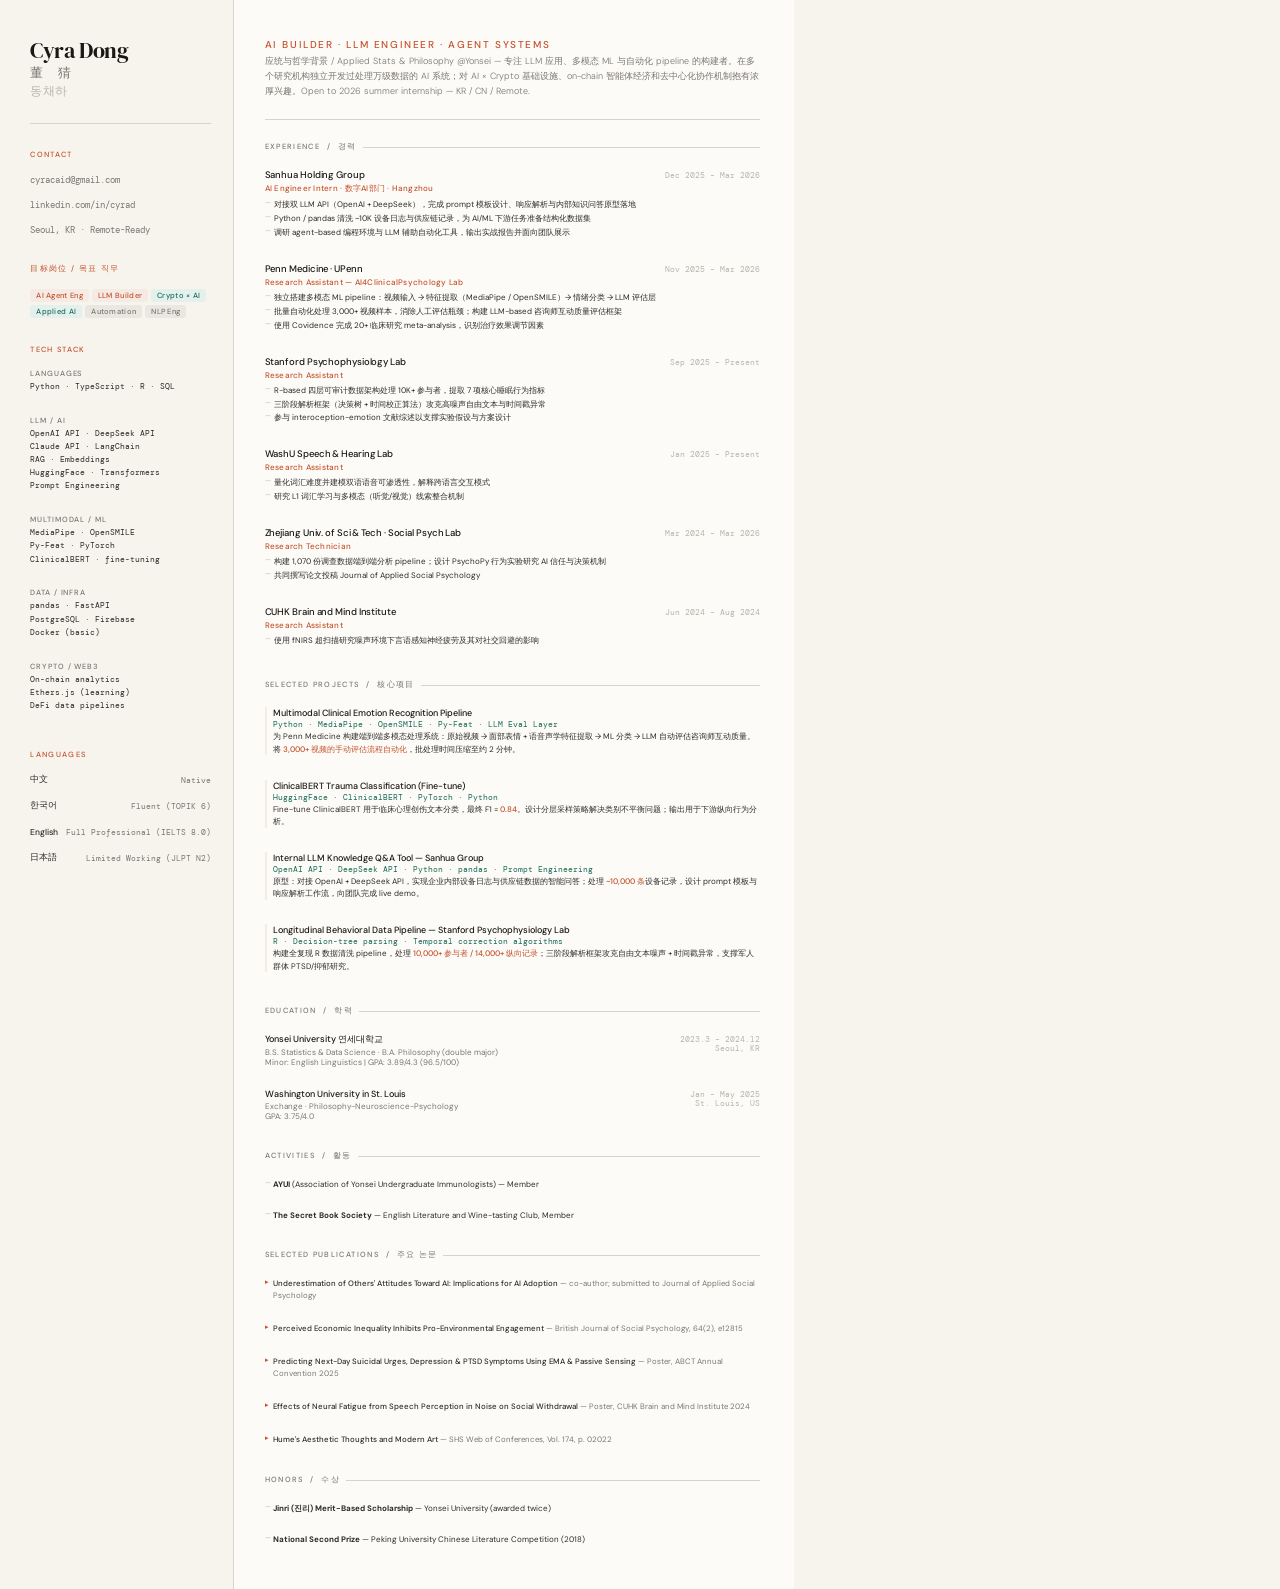
<file: resume-visual-reference.html>
<!DOCTYPE html>
<html lang="en">
<head>
<meta charset="UTF-8">
<meta name="viewport" content="width=device-width, initial-scale=1.0">
<title>Cyra Dong — Resume</title>
<link rel="preconnect" href="https://fonts.googleapis.com">
<link href="https://fonts.googleapis.com/css2?family=DM+Serif+Display:ital@0;1&family=DM+Sans:wght@300;400;500&family=DM+Mono:wght@400;500&display=swap" rel="stylesheet">
<style>
  *, *::before, *::after { box-sizing: border-box; margin: 0; padding: 0; }

  :root {
    --cream: #F7F4EE;
    --warm-white: #FDFBF8;
    --ink: #1A1714;
    --ink-80: #2E2B27;
    --ink-50: #7A7671;
    --ink-30: #B8B4AE;
    --ink-10: #EAE7E1;
    --coral: #C4522A;
    --coral-light: #F5EAE4;
    --teal: #1A6B5A;
    --teal-light: #E4F0EC;
    --gold: #8A6A20;
    --rule: #D8D4CD;
  }

  @page {
    size: A4;
    margin: 0;
  }

  html, body {
    width: 210mm;
    min-height: 297mm;
    background: var(--cream);
    font-family: 'DM Sans', sans-serif;
    color: var(--ink);
    -webkit-print-color-adjust: exact;
    print-color-adjust: exact;
  }

  .page {
    width: 210mm;
    min-height: 297mm;
    background: var(--warm-white);
    display: grid;
    grid-template-columns: 62mm 1fr;
  }

  /* ===== LEFT COLUMN ===== */
  .left {
    background: var(--cream);
    padding: 10mm 6mm 10mm 8mm;
    border-right: 0.5px solid var(--rule);
    display: flex;
    flex-direction: column;
    gap: 7mm;
  }

  .name-block {
    padding-bottom: 6mm;
    border-bottom: 1px solid var(--rule);
  }

  .name-en {
    font-family: 'DM Serif Display', serif;
    font-size: 22px;
    font-weight: 400;
    color: var(--ink);
    line-height: 1.1;
    letter-spacing: -0.02em;
  }

  .name-zh {
    font-size: 13px;
    font-weight: 300;
    color: var(--ink-50);
    letter-spacing: 0.08em;
    margin-top: 2px;
  }

  .name-kr {
    font-size: 12px;
    font-weight: 300;
    color: var(--ink-30);
    letter-spacing: 0.05em;
    margin-top: 1px;
  }

  .left-section { display: flex; flex-direction: column; gap: 3mm; }

  .left-label {
    font-size: 7.5px;
    font-weight: 500;
    letter-spacing: 0.18em;
    text-transform: uppercase;
    color: var(--coral);
    margin-bottom: 1mm;
  }

  .contact-item {
    font-size: 8.5px;
    color: var(--ink-50);
    line-height: 1.6;
    font-family: 'DM Mono', monospace;
  }

  .contact-item a {
    color: var(--ink-50);
    text-decoration: none;
  }

  .tag-grid {
    display: flex;
    flex-wrap: wrap;
    gap: 3px;
  }

  .tag {
    font-size: 7.5px;
    font-weight: 500;
    padding: 2px 6px;
    border-radius: 3px;
    letter-spacing: 0.04em;
  }

  .tag-coral { background: var(--coral-light); color: var(--coral); }
  .tag-teal  { background: var(--teal-light);  color: var(--teal);  }
  .tag-warm  { background: var(--ink-10); color: var(--ink-50); }

  .skill-group { margin-bottom: 3mm; }

  .skill-cat {
    font-size: 7.5px;
    font-weight: 500;
    color: var(--ink-50);
    letter-spacing: 0.12em;
    text-transform: uppercase;
    margin-bottom: 2px;
  }

  .skill-list {
    font-size: 8px;
    color: var(--ink-80);
    line-height: 1.65;
    font-family: 'DM Mono', monospace;
  }

  .lang-row {
    display: flex;
    justify-content: space-between;
    align-items: center;
    margin-bottom: 3px;
  }

  .lang-name { font-size: 8.5px; color: var(--ink-80); font-weight: 500; }
  .lang-level {
    font-size: 7.5px;
    color: var(--ink-50);
    font-family: 'DM Mono', monospace;
  }

  /* ===== RIGHT COLUMN ===== */
  .right {
    padding: 10mm 9mm 10mm 8mm;
    display: flex;
    flex-direction: column;
    gap: 6mm;
  }

  .headline {
    padding-bottom: 5mm;
    border-bottom: 1px solid var(--rule);
  }

  .role-title {
    font-size: 10px;
    font-weight: 500;
    letter-spacing: 0.16em;
    text-transform: uppercase;
    color: var(--coral);
    margin-bottom: 3px;
  }

  .summary {
    font-size: 9px;
    color: var(--ink-50);
    line-height: 1.7;
    font-weight: 300;
  }

  .section { display: flex; flex-direction: column; gap: 3.5mm; }

  .section-header {
    display: flex;
    align-items: center;
    gap: 6px;
    margin-bottom: 1mm;
  }

  .section-title {
    font-size: 7.5px;
    font-weight: 500;
    letter-spacing: 0.18em;
    text-transform: uppercase;
    color: var(--ink-50);
  }

  .section-rule {
    flex: 1;
    height: 0.5px;
    background: var(--rule);
  }

  /* EXPERIENCE + PROJECT ENTRIES */
  .entry { display: flex; flex-direction: column; gap: 2px; margin-bottom: 3mm; }

  .entry-header {
    display: flex;
    justify-content: space-between;
    align-items: baseline;
  }

  .entry-org {
    font-size: 9.5px;
    font-weight: 500;
    color: var(--ink);
    letter-spacing: -0.01em;
  }

  .entry-date {
    font-size: 7.5px;
    color: var(--ink-30);
    font-family: 'DM Mono', monospace;
    white-space: nowrap;
  }

  .entry-role {
    font-size: 8px;
    color: var(--coral);
    font-weight: 500;
    letter-spacing: 0.03em;
  }

  .entry-sub {
    font-size: 8px;
    color: var(--ink-50);
    font-style: italic;
  }

  .entry-bullets {
    margin-top: 2px;
    padding-left: 9px;
    display: flex;
    flex-direction: column;
    gap: 1.5px;
  }

  .entry-bullets li {
    font-size: 8px;
    color: var(--ink-80);
    line-height: 1.55;
    list-style: none;
    position: relative;
  }

  .entry-bullets li::before {
    content: '—';
    position: absolute;
    left: -9px;
    color: var(--ink-30);
    font-size: 7px;
  }

  .highlight { color: var(--coral); font-weight: 500; }

  /* PROJECT CARD */
  .project-card {
    border-left: 2px solid var(--coral-light);
    padding-left: 6px;
    margin-bottom: 3mm;
  }

  .project-name {
    font-size: 9px;
    font-weight: 500;
    color: var(--ink);
  }

  .project-stack {
    font-size: 7.5px;
    color: var(--teal);
    font-family: 'DM Mono', monospace;
    margin: 1px 0;
  }

  .project-desc {
    font-size: 8px;
    color: var(--ink-80);
    line-height: 1.55;
  }

  /* EDU */
  .edu-entry {
    display: flex;
    justify-content: space-between;
    align-items: baseline;
    margin-bottom: 2mm;
  }

  .edu-school {
    font-size: 9px;
    font-weight: 500;
    color: var(--ink);
  }

  .edu-degree {
    font-size: 8px;
    color: var(--ink-50);
    margin-top: 1px;
  }

  .edu-date {
    font-size: 7.5px;
    color: var(--ink-30);
    font-family: 'DM Mono', monospace;
    text-align: right;
  }

  /* PUB */
  .pub-item {
    font-size: 7.8px;
    color: var(--ink-50);
    line-height: 1.55;
    margin-bottom: 2mm;
    padding-left: 8px;
    position: relative;
  }

  .pub-item::before {
    content: '▸';
    position: absolute;
    left: 0;
    color: var(--coral);
    font-size: 7px;
  }

  .pub-title { color: var(--ink-80); font-weight: 500; }

  /* HONORS */
  .honor-item {
    font-size: 8px;
    color: var(--ink-80);
    line-height: 1.55;
    margin-bottom: 1.5mm;
    padding-left: 8px;
    position: relative;
  }

  .honor-item::before {
    content: '—';
    position: absolute;
    left: 0;
    color: var(--ink-30);
    font-size: 7px;
  }

  @media print {
    html, body { width: 210mm; height: 297mm; }
    .page { page-break-after: avoid; }
  }
</style>
</head>
<body>
<div class="page">

  <!-- ═══════ LEFT COLUMN ═══════ -->
  <aside class="left">

    <div class="name-block">
      <div class="name-en">Cyra Dong</div>
      <div class="name-zh">董　猜</div>
      <div class="name-kr">동채하</div>
    </div>

    <!-- CONTACT -->
    <div class="left-section">
      <div class="left-label">Contact</div>
      <div class="contact-item">cyracaid@gmail.com</div>
      <div class="contact-item">linkedin.com/in/cyrad</div>
      <div class="contact-item">Seoul, KR · Remote-Ready</div>
    </div>

    <!-- TARGETING -->
    <div class="left-section">
      <div class="left-label">目标岗位 / 목표 직무</div>
      <div class="tag-grid">
        <span class="tag tag-coral">AI Agent Eng</span>
        <span class="tag tag-coral">LLM Builder</span>
        <span class="tag tag-teal">Crypto × AI</span>
        <span class="tag tag-teal">Applied AI</span>
        <span class="tag tag-warm">Automation</span>
        <span class="tag tag-warm">NLP Eng</span>
      </div>
    </div>

    <!-- TECH STACK -->
    <div class="left-section">
      <div class="left-label">Tech Stack</div>

      <div class="skill-group">
        <div class="skill-cat">Languages</div>
        <div class="skill-list">Python · TypeScript · R · SQL</div>
      </div>

      <div class="skill-group">
        <div class="skill-cat">LLM / AI</div>
        <div class="skill-list">OpenAI API · DeepSeek API<br>Claude API · LangChain<br>RAG · Embeddings<br>HuggingFace · Transformers<br>Prompt Engineering</div>
      </div>

      <div class="skill-group">
        <div class="skill-cat">Multimodal / ML</div>
        <div class="skill-list">MediaPipe · OpenSMILE<br>Py-Feat · PyTorch<br>ClinicalBERT · fine-tuning</div>
      </div>

      <div class="skill-group">
        <div class="skill-cat">Data / Infra</div>
        <div class="skill-list">pandas · FastAPI<br>PostgreSQL · Firebase<br>Docker (basic)</div>
      </div>

      <div class="skill-group">
        <div class="skill-cat">Crypto / Web3</div>
        <div class="skill-list">On-chain analytics<br>Ethers.js (learning)<br>DeFi data pipelines</div>
      </div>
    </div>

    <!-- LANGUAGES -->
    <div class="left-section">
      <div class="left-label">Languages</div>
      <div class="lang-row"><span class="lang-name">中文</span><span class="lang-level">Native</span></div>
      <div class="lang-row"><span class="lang-name">한국어</span><span class="lang-level">Fluent (TOPIK 6)</span></div>
      <div class="lang-row"><span class="lang-name">English</span><span class="lang-level">Full Professional (IELTS 8.0)</span></div>
      <div class="lang-row"><span class="lang-name">日本語</span><span class="lang-level">Limited Working (JLPT N2)</span></div>
    </div>

  </aside>

  <!-- ═══════ RIGHT COLUMN ═══════ -->
  <main class="right">

    <!-- HEADLINE -->
    <div class="headline">
      <div class="role-title">AI Builder · LLM Engineer · Agent Systems</div>
      <div class="summary">
        应统与哲学背景 / Applied Stats &amp; Philosophy @Yonsei — 专注 LLM 应用、多模态 ML 与自动化 pipeline 的构建者。在多个研究机构独立开发过处理万级数据的 AI 系统；对 AI × Crypto 基础设施、on-chain 智能体经济和去中心化协作机制抱有浓厚兴趣。Open to 2026 summer internship — KR / CN / Remote.
      </div>
    </div>

    <!-- EXPERIENCE -->
    <div class="section">
      <div class="section-header">
        <span class="section-title">Experience &nbsp;/&nbsp; 경력</span>
        <div class="section-rule"></div>
      </div>

      <div class="entry">
        <div class="entry-header">
          <span class="entry-org">Sanhua Holding Group</span>
          <span class="entry-date">Dec 2025 – Mar 2026</span>
        </div>
        <div class="entry-role">AI Engineer Intern · 数字AI部门 · Hangzhou</div>
        <ul class="entry-bullets">
          <li>对接双 LLM API（OpenAI + DeepSeek），完成 prompt 模板设计、响应解析与内部知识问答原型落地</li>
          <li>Python / pandas 清洗 ~10K 设备日志与供应链记录，为 AI/ML 下游任务准备结构化数据集</li>
          <li>调研 agent-based 编程环境与 LLM 辅助自动化工具，输出实战报告并面向团队展示</li>
        </ul>
      </div>

      <div class="entry">
        <div class="entry-header">
          <span class="entry-org">Penn Medicine · UPenn</span>
          <span class="entry-date">Nov 2025 – Mar 2026</span>
        </div>
        <div class="entry-role">Research Assistant — AI4ClinicalPsychology Lab</div>
        <ul class="entry-bullets">
          <li>独立搭建多模态 ML pipeline：视频输入 → 特征提取（MediaPipe / OpenSMILE）→ 情绪分类 → LLM 评估层</li>
          <li>批量自动化处理 3,000+ 视频样本，消除人工评估瓶颈；构建 LLM-based 咨询师互动质量评估框架</li>
          <li>使用 Covidence 完成 20+ 临床研究 meta-analysis，识别治疗效果调节因素</li>
        </ul>
      </div>

      <div class="entry">
        <div class="entry-header">
          <span class="entry-org">Stanford Psychophysiology Lab</span>
          <span class="entry-date">Sep 2025 – Present</span>
        </div>
        <div class="entry-role">Research Assistant</div>
        <ul class="entry-bullets">
          <li>R-based 四层可审计数据架构处理 10K+ 参与者，提取 7 项核心睡眠行为指标</li>
          <li>三阶段解析框架（决策树 + 时间校正算法）攻克高噪声自由文本与时间戳异常</li>
          <li>参与 interoception-emotion 文献综述以支撑实验假设与方案设计</li>
        </ul>
      </div>

      <div class="entry">
        <div class="entry-header">
          <span class="entry-org">WashU Speech &amp; Hearing Lab</span>
          <span class="entry-date">Jan 2025 – Present</span>
        </div>
        <div class="entry-role">Research Assistant</div>
        <ul class="entry-bullets">
          <li>量化词汇难度并建模双语语音可渗透性，解释跨语言交互模式</li>
          <li>研究 L1 词汇学习与多模态（听觉/视觉）线索整合机制</li>
        </ul>
      </div>

      <div class="entry">
        <div class="entry-header">
          <span class="entry-org">Zhejiang Univ. of Sci &amp; Tech · Social Psych Lab</span>
          <span class="entry-date">Mar 2024 – Mar 2026</span>
        </div>
        <div class="entry-role">Research Technician</div>
        <ul class="entry-bullets">
          <li>构建 1,070 份调查数据端到端分析 pipeline；设计 PsychoPy 行为实验研究 AI 信任与决策机制</li>
          <li>共同撰写论文投稿 Journal of Applied Social Psychology</li>
        </ul>
      </div>

      <div class="entry">
        <div class="entry-header">
          <span class="entry-org">CUHK Brain and Mind Institute</span>
          <span class="entry-date">Jun 2024 – Aug 2024</span>
        </div>
        <div class="entry-role">Research Assistant</div>
        <ul class="entry-bullets">
          <li>使用 fNIRS 超扫描研究噪声环境下言语感知神经疲劳及其对社交回避的影响</li>
        </ul>
      </div>
    </div>

    <!-- SELECTED PROJECTS -->
    <div class="section">
      <div class="section-header">
        <span class="section-title">Selected Projects &nbsp;/&nbsp; 核心项目</span>
        <div class="section-rule"></div>
      </div>

      <div class="project-card">
        <div class="project-name">Multimodal Clinical Emotion Recognition Pipeline</div>
        <div class="project-stack">Python · MediaPipe · OpenSMILE · Py-Feat · LLM Eval Layer</div>
        <div class="project-desc">
          为 Penn Medicine 构建端到端多模态处理系统：原始视频 → 面部表情 + 语音声学特征提取 → ML 分类 → LLM 自动评估咨询师互动质量。将 <span class="highlight">3,000+ 视频的手动评估流程自动化</span>，批处理时间压缩至约 2 分钟。
        </div>
      </div>

      <div class="project-card">
        <div class="project-name">ClinicalBERT Trauma Classification (Fine-tune)</div>
        <div class="project-stack">HuggingFace · ClinicalBERT · PyTorch · Python</div>
        <div class="project-desc">
          Fine-tune ClinicalBERT 用于临床心理创伤文本分类，最终 F1 = <span class="highlight">0.84</span>。设计分层采样策略解决类别不平衡问题；输出用于下游纵向行为分析。
        </div>
      </div>

      <div class="project-card">
        <div class="project-name">Internal LLM Knowledge Q&amp;A Tool — Sanhua Group</div>
        <div class="project-stack">OpenAI API · DeepSeek API · Python · pandas · Prompt Engineering</div>
        <div class="project-desc">
          原型：对接 OpenAI + DeepSeek API，实现企业内部设备日志与供应链数据的智能问答；处理 <span class="highlight">~10,000 条</span>设备记录，设计 prompt 模板与响应解析工作流，向团队完成 live demo。
        </div>
      </div>

      <div class="project-card">
        <div class="project-name">Longitudinal Behavioral Data Pipeline — Stanford Psychophysiology Lab</div>
        <div class="project-stack">R · Decision-tree parsing · Temporal correction algorithms</div>
        <div class="project-desc">
          构建全复现 R 数据清洗 pipeline，处理 <span class="highlight">10,000+ 参与者 / 14,000+ 纵向记录</span>；三阶段解析框架攻克自由文本噪声 + 时间戳异常，支撑军人群体 PTSD/抑郁研究。
        </div>
      </div>
    </div>

    <!-- EDUCATION -->
    <div class="section">
      <div class="section-header">
        <span class="section-title">Education &nbsp;/&nbsp; 학력</span>
        <div class="section-rule"></div>
      </div>

      <div class="edu-entry">
        <div>
          <div class="edu-school">Yonsei University 연세대학교</div>
          <div class="edu-degree">B.S. Statistics &amp; Data Science · B.A. Philosophy (double major)<br>Minor: English Linguistics | GPA: 3.89/4.3 (96.5/100)</div>
        </div>
        <div class="edu-date">2023.3 – 2024.12<br>Seoul, KR</div>
      </div>

      <div class="edu-entry">
        <div>
          <div class="edu-school">Washington University in St. Louis</div>
          <div class="edu-degree">Exchange · Philosophy-Neuroscience-Psychology<br>GPA: 3.75/4.0</div>
        </div>
        <div class="edu-date">Jan – May 2025<br>St. Louis, US</div>
      </div>
    </div>

    <!-- ACTIVITIES -->
    <div class="section">
      <div class="section-header">
        <span class="section-title">Activities &nbsp;/&nbsp; 활동</span>
        <div class="section-rule"></div>
      </div>
      <div class="honor-item"><strong>AYUI</strong> (Association of Yonsei Undergraduate Immunologists) — Member</div>
      <div class="honor-item"><strong>The Secret Book Society</strong> — English Literature and Wine-tasting Club, Member</div>
    </div>

    <!-- PUBLICATIONS -->
    <div class="section">
      <div class="section-header">
        <span class="section-title">Selected Publications &nbsp;/&nbsp; 주요 논문</span>
        <div class="section-rule"></div>
      </div>

      <div class="pub-item">
        <span class="pub-title">Underestimation of Others' Attitudes Toward AI: Implications for AI Adoption</span>
        — co-author; submitted to Journal of Applied Social Psychology
      </div>
      <div class="pub-item">
        <span class="pub-title">Perceived Economic Inequality Inhibits Pro-Environmental Engagement</span>
        — British Journal of Social Psychology, 64(2), e12815
      </div>
      <div class="pub-item">
        <span class="pub-title">Predicting Next-Day Suicidal Urges, Depression &amp; PTSD Symptoms Using EMA &amp; Passive Sensing</span>
        — Poster, ABCT Annual Convention 2025
      </div>
      <div class="pub-item">
        <span class="pub-title">Effects of Neural Fatigue from Speech Perception in Noise on Social Withdrawal</span>
        — Poster, CUHK Brain and Mind Institute 2024
      </div>
      <div class="pub-item">
        <span class="pub-title">Hume's Aesthetic Thoughts and Modern Art</span>
        — SHS Web of Conferences, Vol. 174, p. 02022
      </div>
    </div>

    <!-- HONORS -->
    <div class="section">
      <div class="section-header">
        <span class="section-title">Honors &nbsp;/&nbsp; 수상</span>
        <div class="section-rule"></div>
      </div>
      <div class="honor-item"><strong>Jinri (진리) Merit-Based Scholarship</strong> — Yonsei University (awarded twice)</div>
      <div class="honor-item"><strong>National Second Prize</strong> — Peking University Chinese Literature Competition (2018)</div>
    </div>

  </main>
</div>
</body>
</html>
</file>
